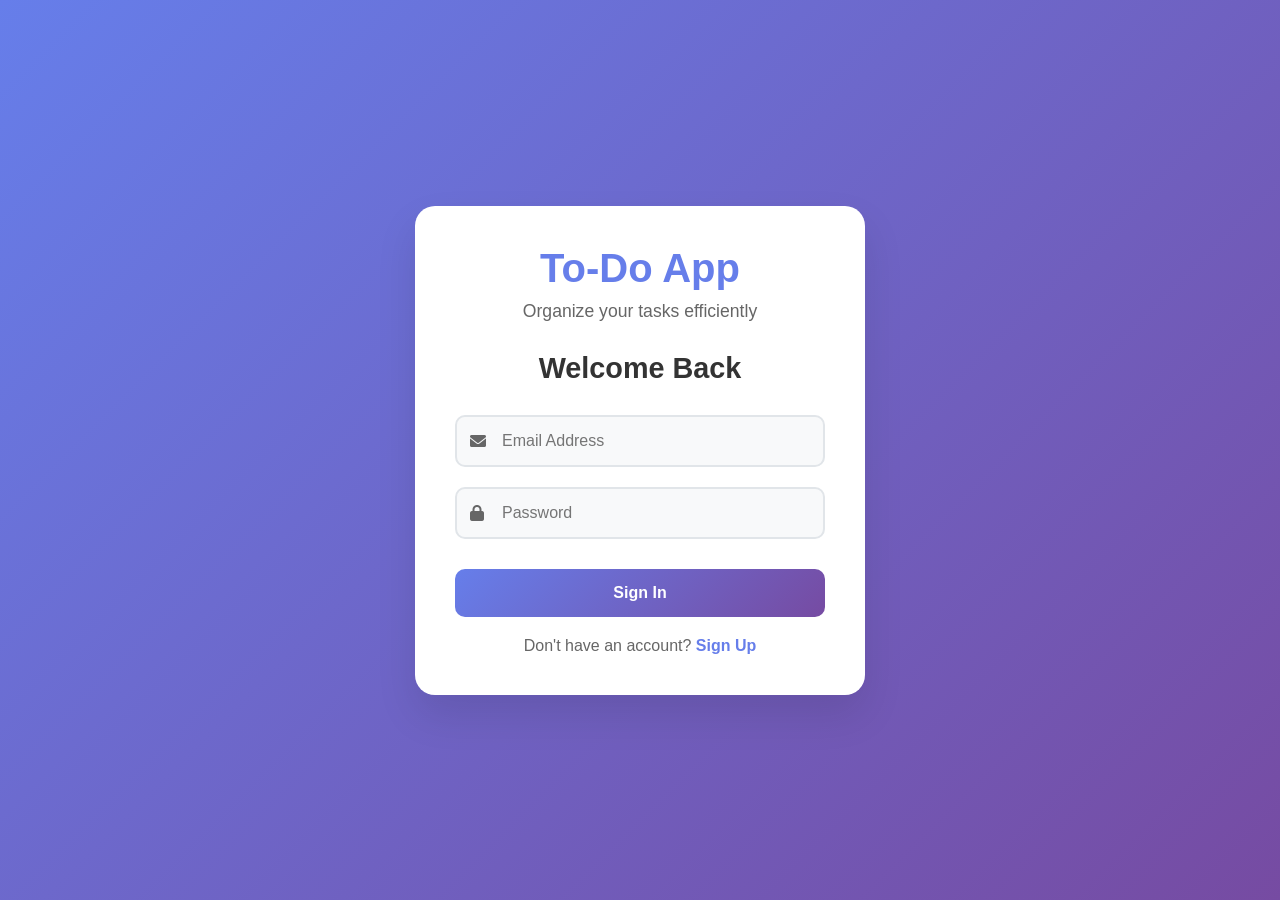
<file: index.html>
<!DOCTYPE html>
<html lang="en">
<head>
    <meta charset="UTF-8">
    <meta name="viewport" content="width=device-width, initial-scale=1.0">
    <link rel="stylesheet" href="Todostyle.css">
    <link href="https://cdnjs.cloudflare.com/ajax/libs/font-awesome/6.0.0/css/all.min.css" rel="stylesheet">
    <title>Login - To-Do App</title>
</head>
<body>
    <div class="auth-container">
        <div class="auth-card">
            <div class="auth-header">
                <h1>To-Do App</h1>
                <p>Organize your tasks efficiently</p>
            </div>

            <!-- Login Form -->
            <form id="loginForm" class="auth-form active">
                <h2>Welcome Back</h2>
                <div class="input-group">
                    <i class="fas fa-envelope"></i>
                    <input type="email" id="loginEmail" placeholder="Email Address" required>
                </div>
                <div class="input-group">
                    <i class="fas fa-lock"></i>
                    <input type="password" id="loginPassword" placeholder="Password" required>
                </div>
                <button type="submit" class="auth-btn">Sign In</button>
                <p class="auth-switch">
                    Don't have an account? <a href="#" id="showSignup">Sign Up</a>
                </p>
            </form>

            <!-- Signup Form -->
            <form id="signupForm" class="auth-form">
                <h2>Create Account</h2>
                <div class="input-group">
                    <i class="fas fa-user"></i>
                    <input type="text" id="signupName" placeholder="Full Name" required>
                </div>
                <div class="input-group">
                    <i class="fas fa-envelope"></i>
                    <input type="email" id="signupEmail" placeholder="Email Address" required>
                </div>
                <div class="input-group">
                    <i class="fas fa-lock"></i>
                    <input type="password" id="signupPassword" placeholder="Password" required>
                </div>
                <div class="input-group">
                    <i class="fas fa-lock"></i>
                    <input type="password" id="confirmPassword" placeholder="Confirm Password" required>
                </div>
                <button type="submit" class="auth-btn">Create Account</button>
                <p class="auth-switch">
                    Already have an account? <a href="#" id="showLogin">Sign In</a>
                </p>
            </form>

            <div id="authMessage" class="auth-message"></div>
        </div>
    </div>

    <script src="auth.js"></script>
</body>
</html>
</file>
<file: Todostyle.css>
* {
    margin: 0;
    padding: 0;
    box-sizing: border-box;
}

body {
    font-family: 'Segoe UI', Tahoma, Geneva, Verdana, sans-serif;
    background: linear-gradient(135deg, #667eea 0%, #764ba2 100%);
    min-height: 100vh;
    color: #333;
}

/* Authentication Styles */
.auth-container {
    min-height: 100vh;
    display: flex;
    justify-content: center;
    align-items: center;
    padding: 20px;
}

.auth-card {
    background: white;
    border-radius: 20px;
    padding: 40px;
    box-shadow: 0 20px 40px rgba(0,0,0,0.1);
    width: 100%;
    max-width: 450px;
    position: relative;
}

.auth-header {
    text-align: center;
    margin-bottom: 30px;
}

.auth-header h1 {
    color: #667eea;
    font-size: 2.5rem;
    margin-bottom: 10px;
}

.auth-header p {
    color: #666;
    font-size: 1.1rem;
}

.auth-form {
    display: none;
}

.auth-form.active {
    display: block;
}

.auth-form h2 {
    text-align: center;
    margin-bottom: 30px;
    color: #333;
    font-size: 1.8rem;
}
.input-group {
    position: relative;
    margin-bottom: 20px;
}

.input-group i {
    position: absolute;
    left: 15px;
    top: 50%;
    transform: translateY(-50%);
    color: #666;
}

.input-group input {
    width: 100%;
    padding: 15px 15px 15px 45px;
    border: 2px solid #e1e5e9;
    border-radius: 10px;
    font-size: 16px;
    transition: all 0.3s ease;
    background: #f8f9fa;
}

.input-group input:focus {
    outline: none;
    border-color: #667eea;
    background: white;
    box-shadow: 0 0 0 3px rgba(102, 126, 234, 0.1);
}

.auth-btn {
    width: 100%;
    padding: 15px;
    background: linear-gradient(135deg, #667eea, #764ba2);
    color: white;
    border: none;
    border-radius: 10px;
    font-size: 16px;
    font-weight: 600;
    cursor: pointer;
    transition: all 0.3s ease;
    margin-top: 10px;
}

.auth-btn:hover {
    transform: translateY(-2px);
    box-shadow: 0 10px 20px rgba(102, 126, 234, 0.3);
}

.auth-switch {
    text-align: center;
    margin-top: 20px;
    color: #666;
}

.auth-switch a {
    color: #667eea;
    text-decoration: none;
    font-weight: 600;
}

.auth-switch a:hover {
    text-decoration: underline;
}

.auth-message {
    margin-top: 15px;
    padding: 10px;
    border-radius: 5px;
    text-align: center;
    display: none;
}

.auth-message.success {
    background: #d4edda;
    color: #155724;
    border: 1px solid #c3e6cb;
    display: block;
}

.auth-message.error {
    background: #f8d7da;
    color: #721c24;
    border: 1px solid #f5c6cb;
    display: block;
}

/*To do App Styles*/

.app-header {
    background: white;
    box-shadow: 0 2px 10px rgba(0,0,0,0.1);
    padding: 1rem 0;
}

.header-content {
    max-width: 1200px;
    margin: 0 auto;
    padding: 0 20px;
    display: flex;
    justify-content: space-between;
    align-items: center;
}

.header-content h1 {
    color: #667eea;
    font-size: 1.8rem;
}

.header-content h1 i {
    margin-right: 10px;
}

.user-info {
    display: flex;
    align-items: center;
    gap: 15px;
}

#userWelcome {
    color: #666;
    font-weight: 500;
}

.logout-btn {
    background: #e74c3c;
    color: white;
    border: none;
    padding: 8px 15px;
    border-radius: 6px;
    cursor: pointer;
    font-size: 14px;
    transition: background 0.3s ease;
}

.logout-btn:hover {
    background: #c0392b;
}

.app-container {
    max-width: 1200px;
    margin: 0 auto;
    padding: 30px 20px;
}

.todo-card {
    background: white;
    border-radius: 20px;
    padding: 30px;
    box-shadow: 0 15px 35px rgba(0,0,0,0.1);
}

.add-task-section {
    margin-bottom: 30px;
}

.add-task-section h2 {
    color: #333;
    margin-bottom: 20px;
    font-size: 1.5rem;
}

.input-container {
    display: grid;
    grid-template-columns: 2fr 1fr 1fr auto auto;
    gap: 12px;
    align-items: center;
}
.input-container input,
.input-container select {
    padding: 12px 15px;
    border: 2px solid #e1e5e9;
    border-radius: 8px;
    font-size: 14px;
    background: #f8f9fa;
    transition: all 0.3s ease;
}

.input-container input:focus,
.input-container select:focus {
    outline: none;
    border-color: #667eea;
    background: white;
}

#taskInput {
    grid-column: 1 / 2;
}

#taskDate {
    grid-column: 2 / 3;
}

#taskTime {
    grid-column: 3 / 4;
}

#taskPriority {
    grid-column: 4 / 5;
}

.add-btn {
    grid-column: 5 / 6;
    background: linear-gradient(135deg, #667eea, #764ba2);
    color: white;
    border: none;
    padding: 12px 20px;
    border-radius: 8px;
    cursor: pointer;
    font-size: 14px;
    font-weight: 600;
    transition: all 0.3s ease;
    white-space: nowrap;
}

.add-btn:hover {
    transform: translateY(-2px);
    box-shadow: 0 5px 15px rgba(102, 126, 234, 0.3);
}

/* Filter Section */
.filter-section {
    display: flex;
    gap: 10px;
    margin-bottom: 30px;
    flex-wrap: wrap;
}

.filter-btn {
    padding: 10px 20px;
    background: #f8f9fa;
    border: 2px solid #e1e5e9;
    border-radius: 25px;
    cursor: pointer;
    font-size: 14px;
    transition: all 0.3s ease;
}

.filter-btn.active,
.filter-btn:hover {
    background: #667eea;
    color: white;
    border-color: #667eea;
}

/* Tasks Section */
.tasks-section h3 {
    color: #333;
    margin-bottom: 20px;
    font-size: 1.3rem;
}

.tasks-container {
    min-height: 200px;
}

.task-item {
    background: #f8f9fa;
    margin: 10px 0;
    padding: 20px;
    border-radius: 10px;
    display: flex;
    align-items: center;
    gap: 15px;
    border-left: 5px solid #ddd;
    transition: all 0.3s ease;
}

.task-item.high-priority {
    border-left-color: #e74c3c;
}

.task-item.medium-priority {
    border-left-color: #f39c12;
}

.task-item.low-priority {
    border-left-color: #27ae60;
}

.task-item.completed {
    opacity: 0.7;
    background: #e8f5e8;
}

.task-checkbox {
    width: 20px;
    height: 20px;
    cursor: pointer;
}

.task-content {
    flex: 1;
    display: flex;
    flex-direction: column;
    gap: 5px;
}

.task-text {
    font-weight: 500;
    color: #2c3e50;
}

.task-details {
    display: flex;
    gap: 15px;
    font-size: 12px;
    color: #666;
}

.task-priority {
    padding: 2px 8px;
    border-radius: 10px;
    font-size: 11px;
    font-weight: 600;
    text-transform: uppercase;
}

.priority-high {
    background: #e74c3c;
    color: white;
}

.priority-medium {
    background: #f39c12;
    color: white;
}

.priority-low {
    background: #27ae60;
    color: white;
}

.task-actions {
    display: flex;
    gap: 10px;
}

.task-actions button {
    background: none;
    border: none;
    cursor: pointer;
    padding: 5px;
    border-radius: 4px;
    transition: background 0.3s ease;
}

.delete-btn {
    color: #e74c3c;
}

.delete-btn:hover {
    background: #e74c3c;
    color: white;
}

.edit-btn {
    color: #3498db;
}

.edit-btn:hover {
    background: #3498db;
    color: white;
}
/* Stats Section */
.stats-section {
    display: grid;
    grid-template-columns: repeat(3, 1fr);
    gap: 20px;
    margin-top: 30px;
    padding-top: 20px;
    border-top: 2px solid #e1e5e9;
}

.stat-item {
    text-align: center;
    padding: 20px;
    background: #f8f9fa;
    border-radius: 10px;
}

.stat-number {
    display: block;
    font-size: 2rem;
    font-weight: bold;
    color: #667eea;
    margin-bottom: 5px;
}

.stat-label {
    color: #666;
    font-size: 14px;
}

/* Empty State */
.empty-state {
    text-align: center;
    padding: 40px 20px;
    color: #666;
}

.empty-state i {
    font-size: 3rem;
    margin-bottom: 15px;
    color: #bdc3c7;
}

/* Responsive Design */
@media (max-width: 768px) {
    .input-container {
        grid-template-columns: 1fr;
        gap: 12px;
    }

    .input-container input,
    .input-container select,
    .add-btn {
        grid-column: 1 / -1;
        width: 100%;
    }

    .header-content {
        flex-direction: column;
        gap: 15px;
        text-align: center;
    }

    .stats-section {
        grid-template-columns: 1fr;
    }

    .task-item {
        flex-direction: column;
        align-items: flex-start;
        gap: 10px;
    }

    .task-actions {
        align-self: flex-end;
    }

    .auth-card {
        padding: 30px 20px;
    }
}
</file>
